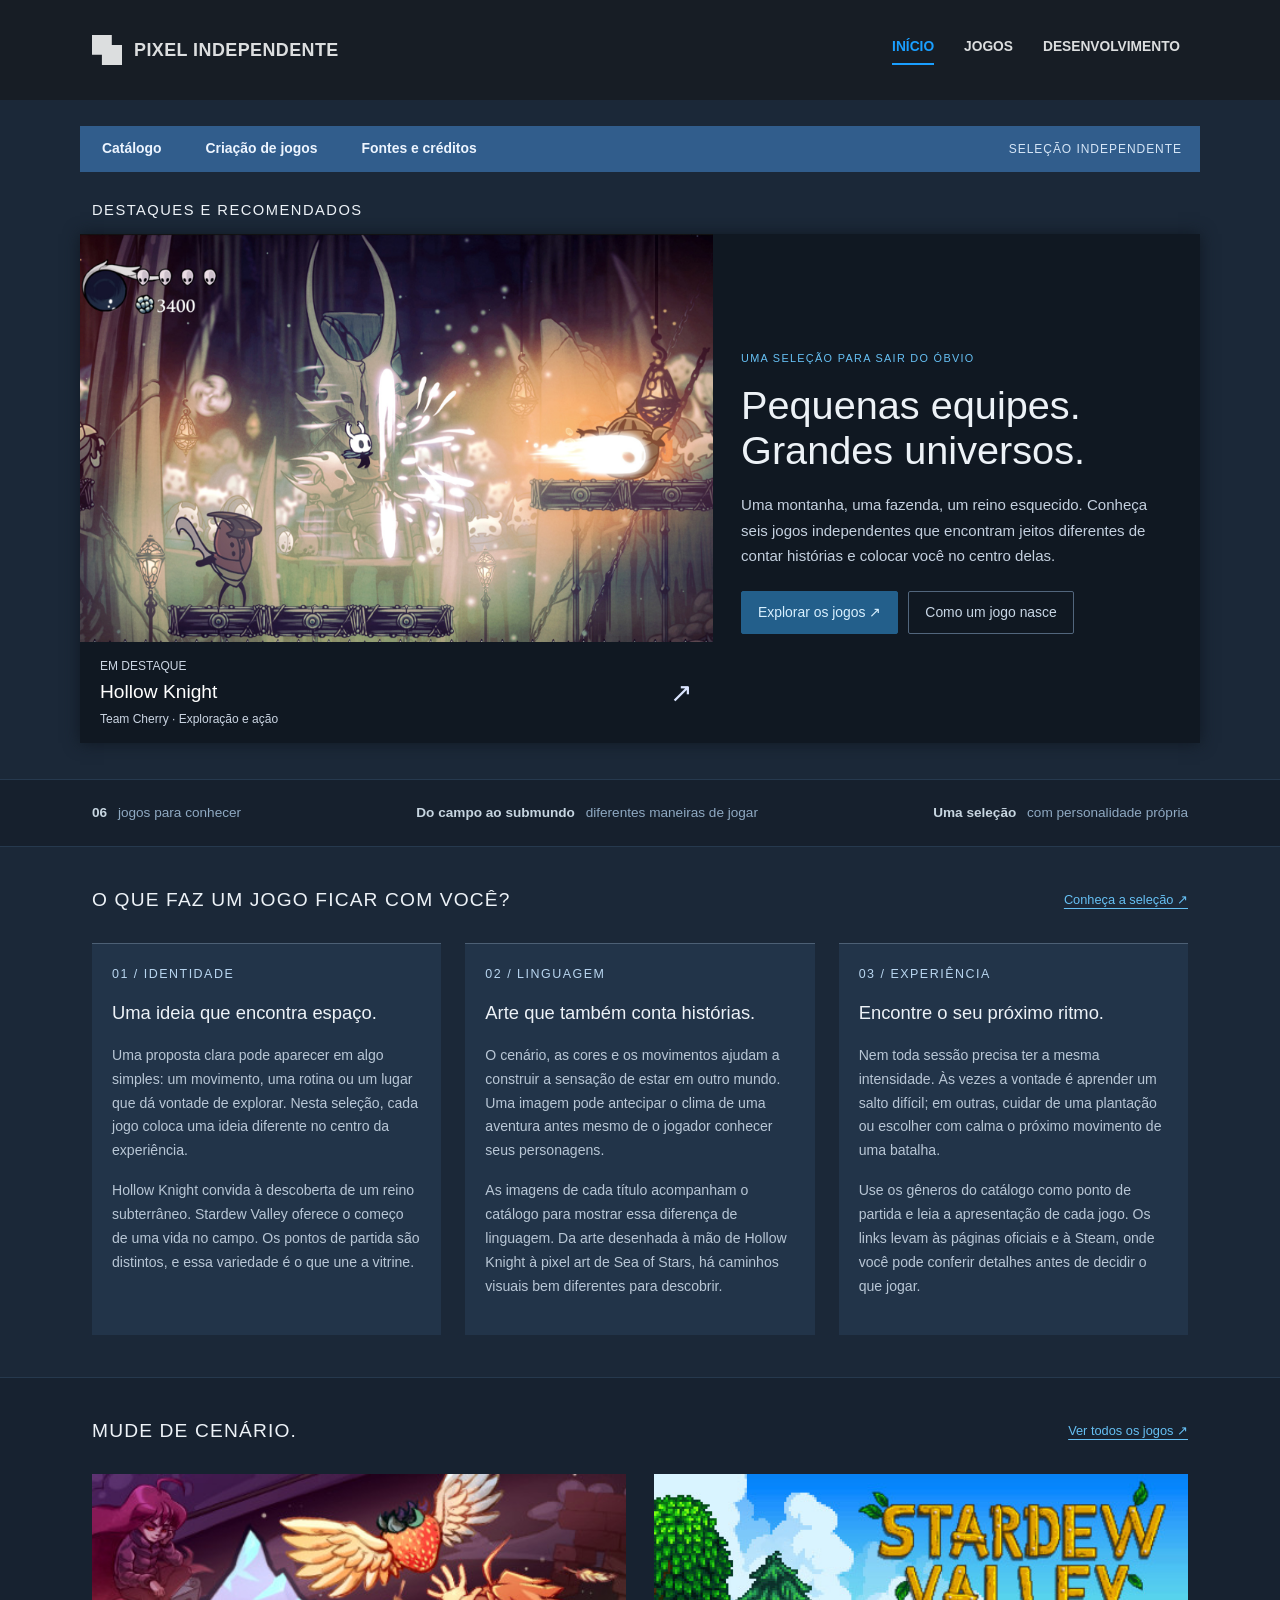
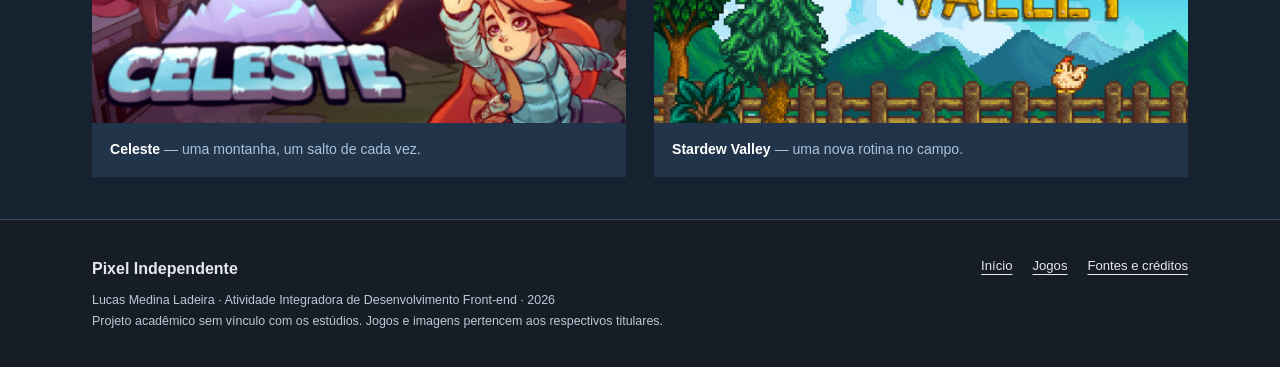
<file: index.html>
<!DOCTYPE html>
<html lang="pt-BR">
<head>
    <meta charset="UTF-8">
    <meta name="viewport" content="width=device-width, initial-scale=1.0">
    <meta name="description" content="Conheça seis jogos independentes: Hollow Knight, Celeste, Stardew Valley, Hades, Dead Cells e Sea of Stars.">
    <meta name="author" content="Lucas Medina Ladeira">
    <meta name="theme-color" content="#171d25">
    <title>Início | Pixel Independente</title>
    <link rel="icon" href="assets/img/favicon.svg" type="image/svg+xml">
    <link rel="stylesheet" href="assets/css/bootstrap.min.css">
    <link rel="stylesheet" href="assets/css/estilos.css">
    <link rel="stylesheet" href="assets/css/tema-loja.css">
</head>
<body>
    <a class="pular-conteudo" href="#conteudo">Pular para o conteúdo</a>
    <header class="cabecalho">
        <nav class="navbar navbar-expand-lg" aria-label="Menu principal">
            <div class="container">
                <a class="navbar-brand" href="index.html"><span class="simbolo" aria-hidden="true"></span>PIXEL INDEPENDENTE</a>
                <button class="navbar-toggler" type="button" data-bs-toggle="collapse" data-bs-target="#menu-principal" aria-controls="menu-principal" aria-expanded="false" aria-label="Abrir ou fechar menu"><span class="navbar-toggler-icon"></span></button>
                <div class="collapse navbar-collapse justify-content-end" id="menu-principal"><ul class="navbar-nav"><li class="nav-item"><a class="nav-link active" href="index.html" aria-current="page">Início</a></li>
<li class="nav-item"><a class="nav-link" href="jogos.html">Jogos</a></li>
<li class="nav-item"><a class="nav-link" href="desenvolvimento.html">Desenvolvimento</a></li></ul></div>
            </div>
        </nav>
    </header>
    <div class="menu-loja"><nav class="container" aria-label="Explorar a vitrine"><a href="jogos.html">Catálogo</a><a href="desenvolvimento.html">Criação de jogos</a><a href="desenvolvimento.html#fontes">Fontes e créditos</a><span class="rotulo-loja">SELEÇÃO INDEPENDENTE</span></nav></div>
    <main id="conteudo">
        <section class="abertura">
            <div class="container"><h2 class="titulo-vitrine">Destaques e recomendados</h2></div>
            <div class="container hero-grade">
                <div>
                    <span class="etiqueta">Uma seleção para sair do óbvio</span>
                    <h1>Pequenas equipes.<br>Grandes universos.</h1>
                    <p>Uma montanha, uma fazenda, um reino esquecido. Conheça seis jogos independentes que encontram jeitos diferentes de contar histórias e colocar você no centro delas.</p>
                    <div class="botoes"><a class="btn btn-primary" href="jogos.html">Explorar os jogos <span aria-hidden="true">↗</span></a><a class="btn btn-outline-secondary" href="desenvolvimento.html">Como um jogo nasce</a></div>
                </div>
                <figure class="destaque">
                    <a href="jogos.html#hollow-knight" aria-label="Conhecer Hollow Knight no catálogo"><img src="assets/img/hollow-knight-cena.jpg" width="1920" height="1080" alt="Cenário subterrâneo de Hollow Knight, da Team Cherry" fetchpriority="high"></a>
                    <figcaption><span>EM DESTAQUE<strong>Hollow Knight</strong>Team Cherry · Exploração e ação</span><span class="seta" aria-hidden="true">↗</span></figcaption>
                </figure>
            </div>
        </section>
        <div class="faixa"><div class="container"><span><strong>06</strong> jogos para conhecer</span><span><strong>Do campo ao submundo</strong> diferentes maneiras de jogar</span><span><strong>Uma seleção</strong> com personalidade própria</span></div></div>
        <section class="secao" aria-labelledby="alem-do-tamanho">
            <div class="container">
                <div class="cabecalho-secao"><h2 id="alem-do-tamanho">O que faz um jogo ficar com você?</h2><a href="jogos.html">Conheça a seleção <span aria-hidden="true">↗</span></a></div>
                <div class="editorial">
                    <article><span class="numero">01 / IDENTIDADE</span><h3>Uma ideia que encontra espaço.</h3><p>Uma proposta clara pode aparecer em algo simples: um movimento, uma rotina ou um lugar que dá vontade de explorar. Nesta seleção, cada jogo coloca uma ideia diferente no centro da experiência.</p><p>Hollow Knight convida à descoberta de um reino subterrâneo. Stardew Valley oferece o começo de uma vida no campo. Os pontos de partida são distintos, e essa variedade é o que une a vitrine.</p></article>
                    <article><span class="numero">02 / LINGUAGEM</span><h3>Arte que também conta histórias.</h3><p>O cenário, as cores e os movimentos ajudam a construir a sensação de estar em outro mundo. Uma imagem pode antecipar o clima de uma aventura antes mesmo de o jogador conhecer seus personagens.</p><p>As imagens de cada título acompanham o catálogo para mostrar essa diferença de linguagem. Da arte desenhada à mão de Hollow Knight à pixel art de Sea of Stars, há caminhos visuais bem diferentes para descobrir.</p></article>
                    <article><span class="numero">03 / EXPERIÊNCIA</span><h3>Encontre o seu próximo ritmo.</h3><p>Nem toda sessão precisa ter a mesma intensidade. Às vezes a vontade é aprender um salto difícil; em outras, cuidar de uma plantação ou escolher com calma o próximo movimento de uma batalha.</p><p>Use os gêneros do catálogo como ponto de partida e leia a apresentação de cada jogo. Os links levam às páginas oficiais e à Steam, onde você pode conferir detalhes antes de decidir o que jogar.</p></article>
                </div>
            </div>
        </section>
        <section class="secao fundo-branco" aria-labelledby="mude-de-cenario"><div class="container">
            <div class="cabecalho-secao"><h2 id="mude-de-cenario">Mude de cenário.</h2><a href="jogos.html">Ver todos os jogos <span aria-hidden="true">↗</span></a></div>
            <div class="sugestoes">
                <figure class="sugestao"><a href="jogos.html#celeste"><img src="assets/img/celeste-capa.jpg" width="460" height="215" loading="lazy" alt="Arte promocional de Celeste"></a><figcaption><strong>Celeste</strong> — uma montanha, um salto de cada vez.</figcaption></figure>
                <figure class="sugestao"><a href="jogos.html#stardew-valley"><img src="assets/img/stardew-valley-capa.jpg" width="460" height="215" loading="lazy" alt="Arte promocional de Stardew Valley"></a><figcaption><strong>Stardew Valley</strong> — uma nova rotina no campo.</figcaption></figure>
            </div>
        </div></section>
    </main>
    <footer class="rodape">
        <div class="container rodape-grade">
            <div><span class="marca-rodape">Pixel Independente</span><small>Lucas Medina Ladeira · Atividade Integradora de Desenvolvimento Front-end · 2026</small><small>Projeto acadêmico sem vínculo com os estúdios. Jogos e imagens pertencem aos respectivos titulares.</small></div>
            <nav class="rodape-links" aria-label="Menu do rodapé"><a href="index.html">Início</a><a href="jogos.html">Jogos</a><a href="desenvolvimento.html#fontes">Fontes e créditos</a></nav>
        </div>
    </footer>
    <script src="assets/js/bootstrap.bundle.min.js"></script>
    
</body>
</html>
</file>
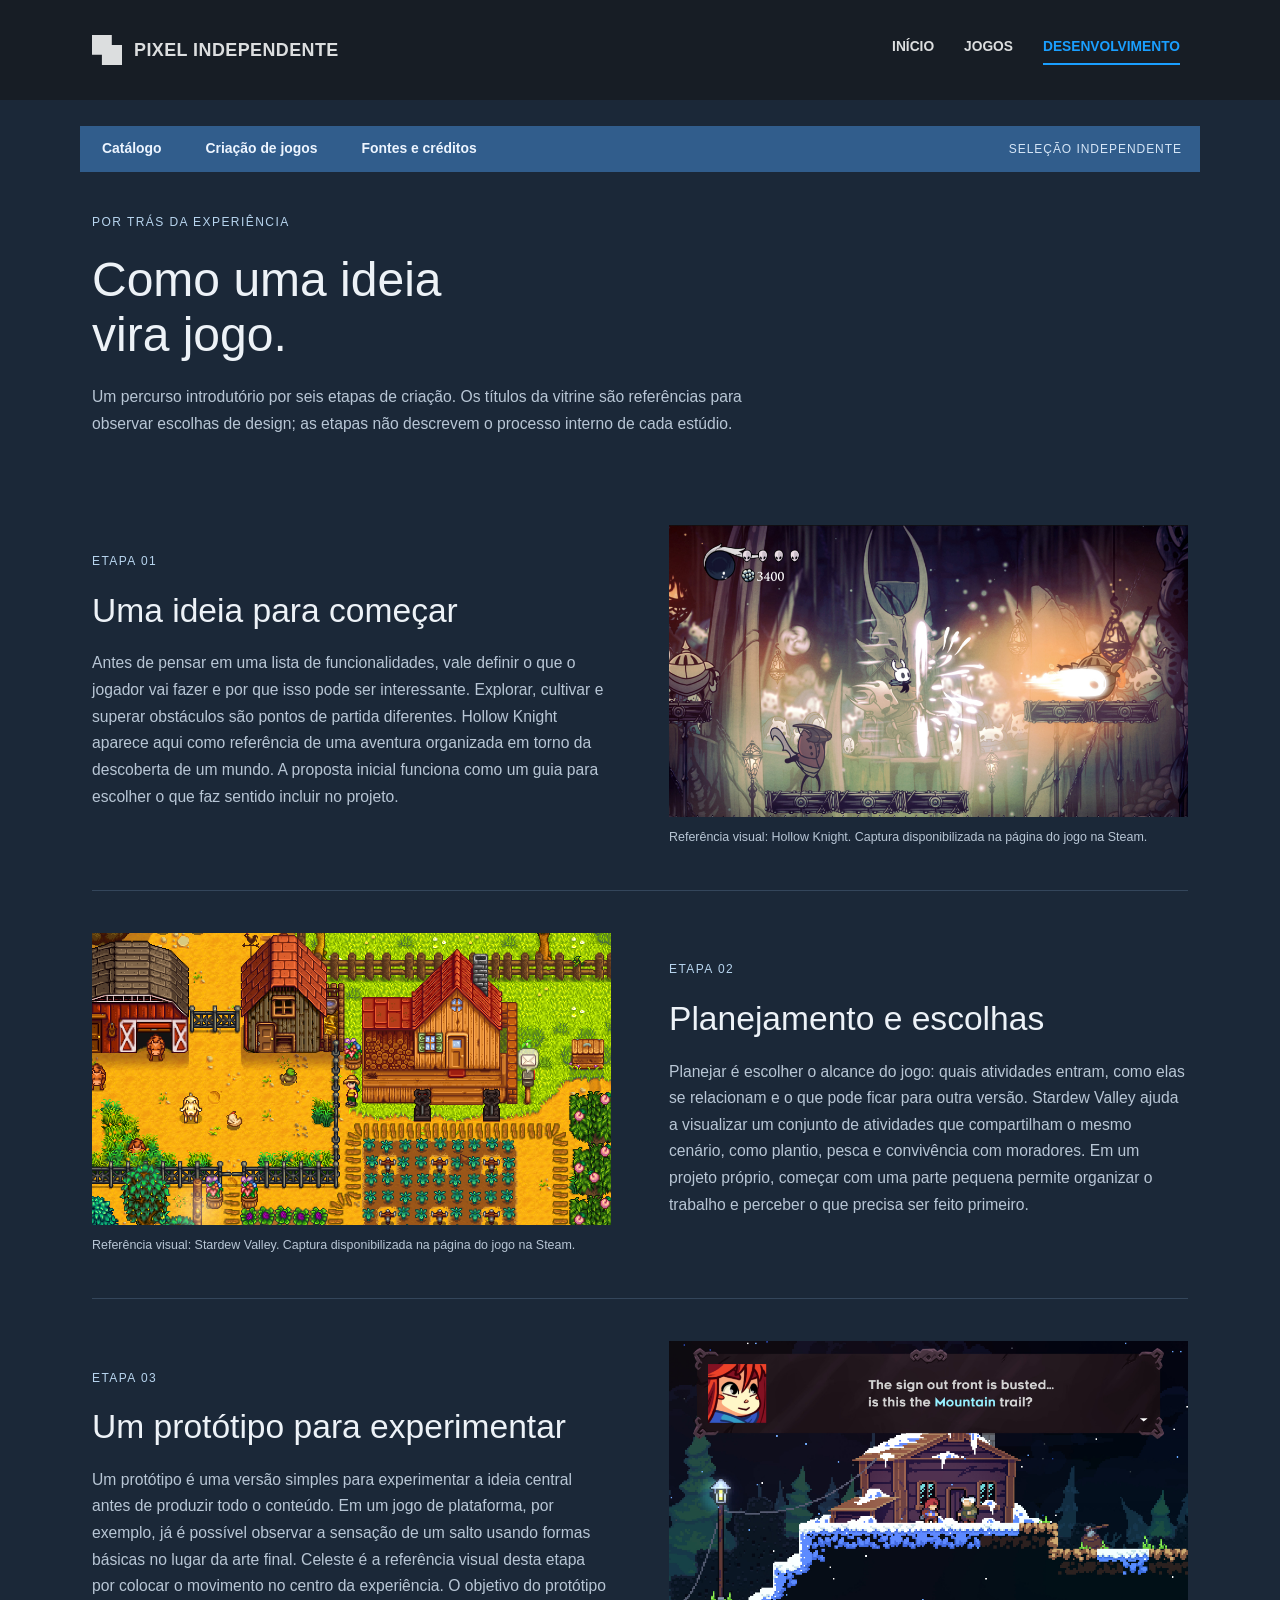
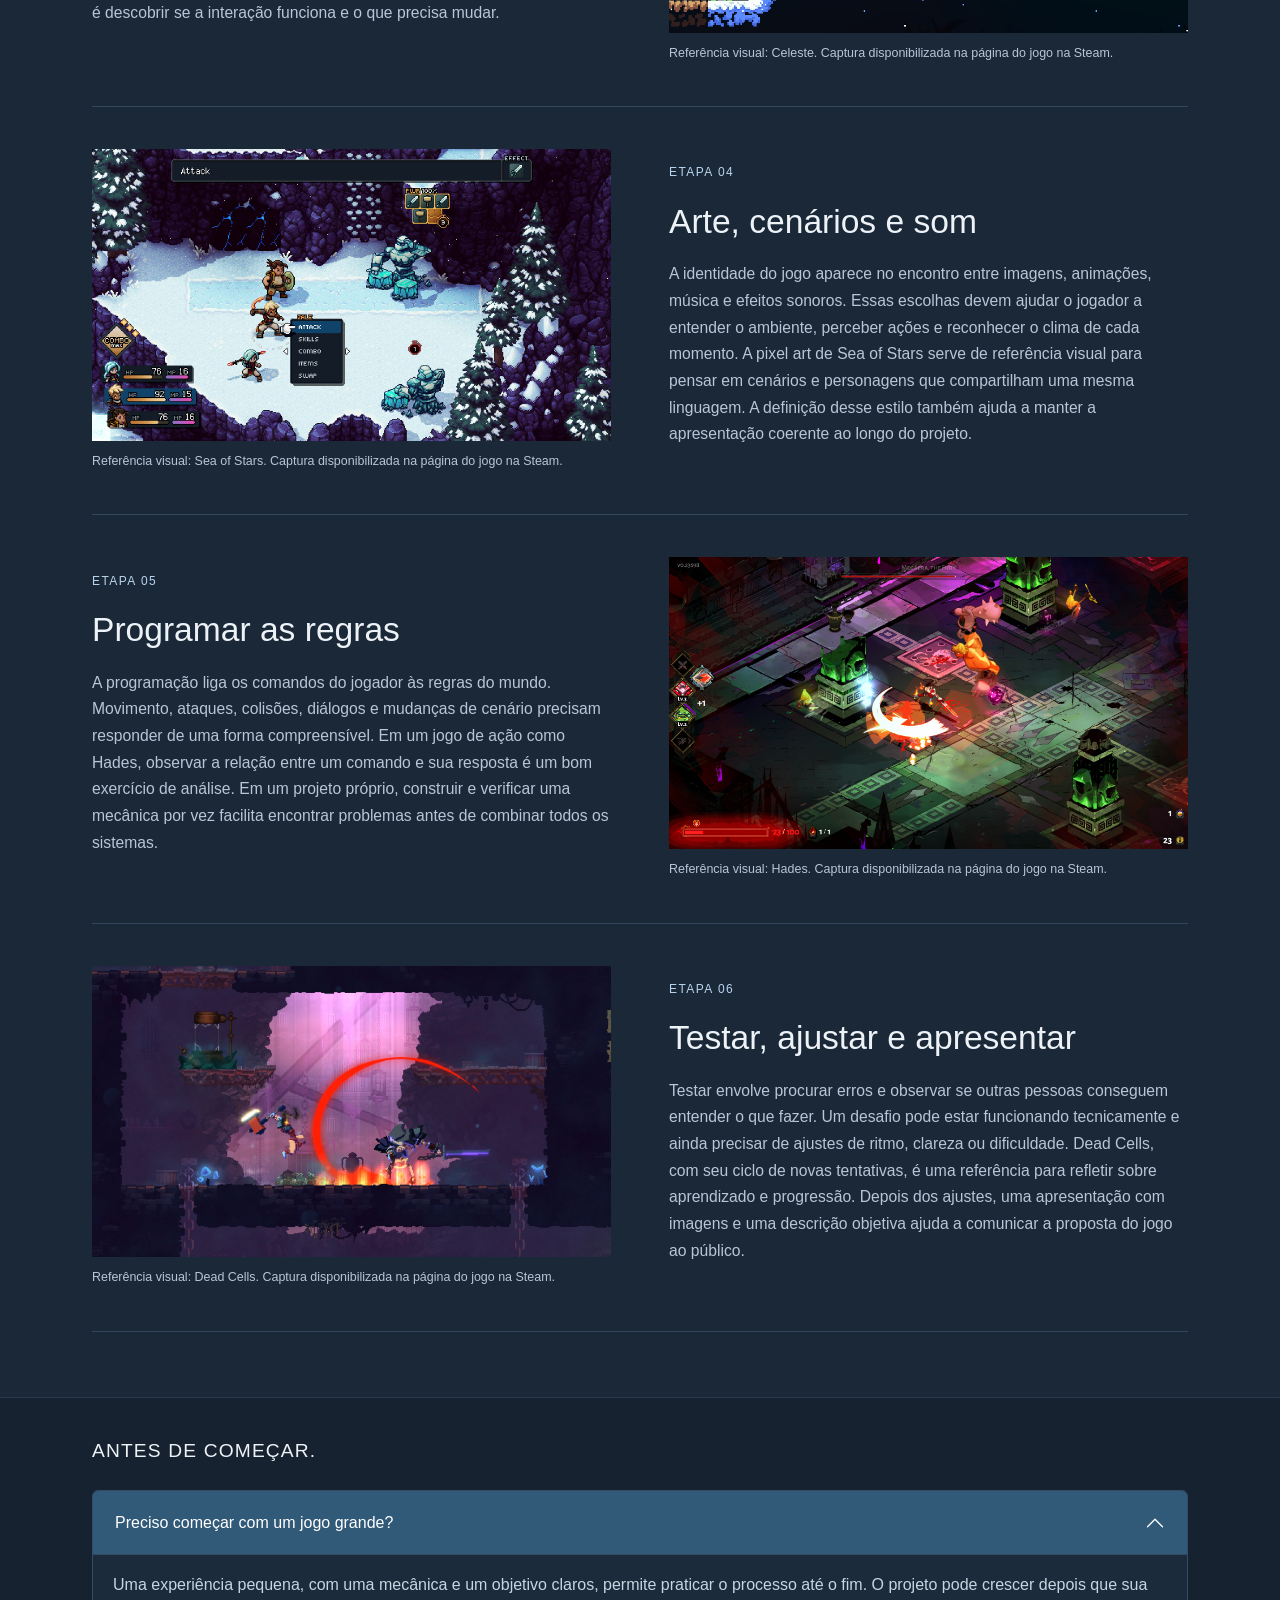
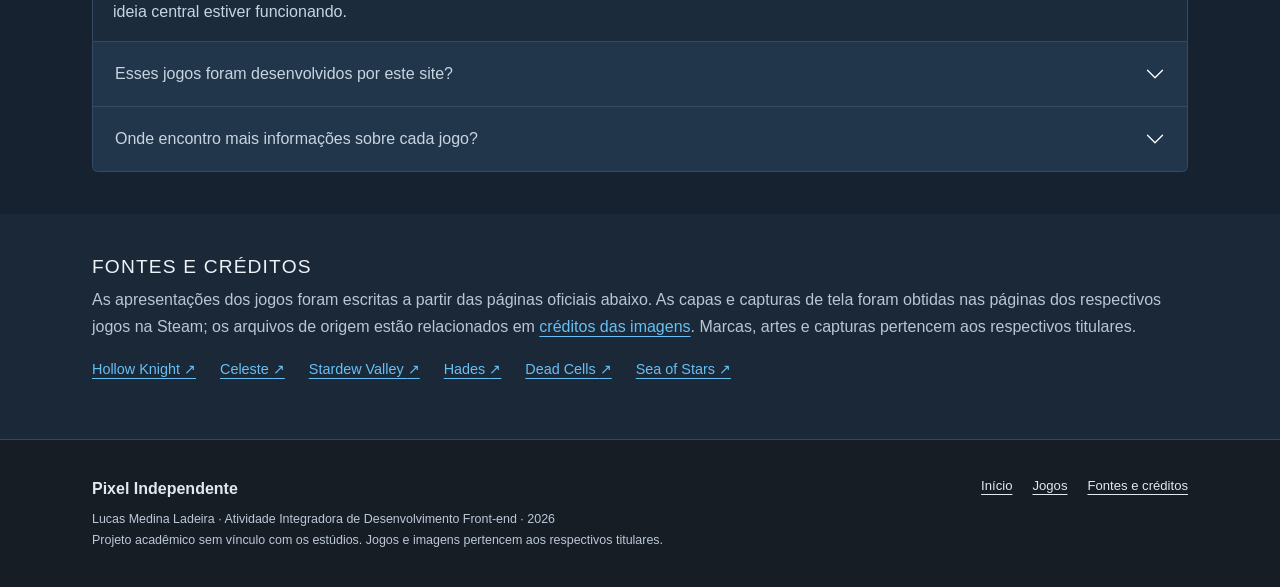
<file: desenvolvimento.html>
<!DOCTYPE html>
<html lang="pt-BR">
<head>
    <meta charset="UTF-8">
    <meta name="viewport" content="width=device-width, initial-scale=1.0">
    <meta name="description" content="Conheça seis etapas de criação de um jogo, com referências visuais e links oficiais.">
    <meta name="author" content="Lucas Medina Ladeira">
    <meta name="theme-color" content="#171d25">
    <title>Desenvolvimento | Pixel Independente</title>
    <link rel="icon" href="assets/img/favicon.svg" type="image/svg+xml">
    <link rel="stylesheet" href="assets/css/bootstrap.min.css">
    <link rel="stylesheet" href="assets/css/estilos.css">
    <link rel="stylesheet" href="assets/css/tema-loja.css">
</head>
<body>
    <a class="pular-conteudo" href="#conteudo">Pular para o conteúdo</a>
    <header class="cabecalho">
        <nav class="navbar navbar-expand-lg" aria-label="Menu principal">
            <div class="container">
                <a class="navbar-brand" href="index.html"><span class="simbolo" aria-hidden="true"></span>PIXEL INDEPENDENTE</a>
                <button class="navbar-toggler" type="button" data-bs-toggle="collapse" data-bs-target="#menu-principal" aria-controls="menu-principal" aria-expanded="false" aria-label="Abrir ou fechar menu"><span class="navbar-toggler-icon"></span></button>
                <div class="collapse navbar-collapse justify-content-end" id="menu-principal"><ul class="navbar-nav"><li class="nav-item"><a class="nav-link" href="index.html">Início</a></li>
<li class="nav-item"><a class="nav-link" href="jogos.html">Jogos</a></li>
<li class="nav-item"><a class="nav-link active" href="desenvolvimento.html" aria-current="page">Desenvolvimento</a></li></ul></div>
            </div>
        </nav>
    </header>
    <div class="menu-loja"><nav class="container" aria-label="Explorar a vitrine"><a href="jogos.html">Catálogo</a><a href="desenvolvimento.html">Criação de jogos</a><a href="desenvolvimento.html#fontes">Fontes e créditos</a><span class="rotulo-loja">SELEÇÃO INDEPENDENTE</span></nav></div>
    <main id="conteudo">
        <header class="introducao-interna"><div class="container"><span class="etiqueta">Por trás da experiência</span><h1>Como uma ideia<br>vira jogo.</h1><p>Um percurso introdutório por seis etapas de criação. Os títulos da vitrine são referências para observar escolhas de design; as etapas não descrevem o processo interno de cada estúdio.</p></div></header>
        <section class="processo" aria-label="Etapas de criação de um jogo"><div class="container">            <article class="etapa"><div class="etapa-texto"><span class="etiqueta">Etapa 01</span><h2>Uma ideia para começar</h2><p>Antes de pensar em uma lista de funcionalidades, vale definir o que o jogador vai fazer e por que isso pode ser interessante. Explorar, cultivar e superar obstáculos são pontos de partida diferentes. Hollow Knight aparece aqui como referência de uma aventura organizada em torno da descoberta de um mundo. A proposta inicial funciona como um guia para escolher o que faz sentido incluir no projeto.</p></div><figure><img src="assets/img/hollow-knight-cena.jpg" width="1920" height="1080" loading="lazy" alt="Captura de tela de Hollow Knight, usada como referência visual"><figcaption>Referência visual: Hollow Knight. Captura disponibilizada na página do jogo na Steam.</figcaption></figure></article>            <article class="etapa"><div class="etapa-texto"><span class="etiqueta">Etapa 02</span><h2>Planejamento e escolhas</h2><p>Planejar é escolher o alcance do jogo: quais atividades entram, como elas se relacionam e o que pode ficar para outra versão. Stardew Valley ajuda a visualizar um conjunto de atividades que compartilham o mesmo cenário, como plantio, pesca e convivência com moradores. Em um projeto próprio, começar com uma parte pequena permite organizar o trabalho e perceber o que precisa ser feito primeiro.</p></div><figure><img src="assets/img/stardew-valley-cena.jpg" width="1920" height="1080" loading="lazy" alt="Captura de tela de Stardew Valley, usada como referência visual"><figcaption>Referência visual: Stardew Valley. Captura disponibilizada na página do jogo na Steam.</figcaption></figure></article>            <article class="etapa"><div class="etapa-texto"><span class="etiqueta">Etapa 03</span><h2>Um protótipo para experimentar</h2><p>Um protótipo é uma versão simples para experimentar a ideia central antes de produzir todo o conteúdo. Em um jogo de plataforma, por exemplo, já é possível observar a sensação de um salto usando formas básicas no lugar da arte final. Celeste é a referência visual desta etapa por colocar o movimento no centro da experiência. O objetivo do protótipo é descobrir se a interação funciona e o que precisa mudar.</p></div><figure><img src="assets/img/celeste-cena.jpg" width="1920" height="1080" loading="lazy" alt="Captura de tela de Celeste, usada como referência visual"><figcaption>Referência visual: Celeste. Captura disponibilizada na página do jogo na Steam.</figcaption></figure></article>            <article class="etapa"><div class="etapa-texto"><span class="etiqueta">Etapa 04</span><h2>Arte, cenários e som</h2><p>A identidade do jogo aparece no encontro entre imagens, animações, música e efeitos sonoros. Essas escolhas devem ajudar o jogador a entender o ambiente, perceber ações e reconhecer o clima de cada momento. A pixel art de Sea of Stars serve de referência visual para pensar em cenários e personagens que compartilham uma mesma linguagem. A definição desse estilo também ajuda a manter a apresentação coerente ao longo do projeto.</p></div><figure><img src="assets/img/sea-of-stars-cena.jpg" width="1920" height="1080" loading="lazy" alt="Captura de tela de Sea of Stars, usada como referência visual"><figcaption>Referência visual: Sea of Stars. Captura disponibilizada na página do jogo na Steam.</figcaption></figure></article>            <article class="etapa"><div class="etapa-texto"><span class="etiqueta">Etapa 05</span><h2>Programar as regras</h2><p>A programação liga os comandos do jogador às regras do mundo. Movimento, ataques, colisões, diálogos e mudanças de cenário precisam responder de uma forma compreensível. Em um jogo de ação como Hades, observar a relação entre um comando e sua resposta é um bom exercício de análise. Em um projeto próprio, construir e verificar uma mecânica por vez facilita encontrar problemas antes de combinar todos os sistemas.</p></div><figure><img src="assets/img/hades-cena.jpg" width="1920" height="1080" loading="lazy" alt="Captura de tela de Hades, usada como referência visual"><figcaption>Referência visual: Hades. Captura disponibilizada na página do jogo na Steam.</figcaption></figure></article>            <article class="etapa"><div class="etapa-texto"><span class="etiqueta">Etapa 06</span><h2>Testar, ajustar e apresentar</h2><p>Testar envolve procurar erros e observar se outras pessoas conseguem entender o que fazer. Um desafio pode estar funcionando tecnicamente e ainda precisar de ajustes de ritmo, clareza ou dificuldade. Dead Cells, com seu ciclo de novas tentativas, é uma referência para refletir sobre aprendizado e progressão. Depois dos ajustes, uma apresentação com imagens e uma descrição objetiva ajuda a comunicar a proposta do jogo ao público.</p></div><figure><img src="assets/img/dead-cells-cena.jpg" width="1920" height="1080" loading="lazy" alt="Captura de tela de Dead Cells, usada como referência visual"><figcaption>Referência visual: Dead Cells. Captura disponibilizada na página do jogo na Steam.</figcaption></figure></article></div></section>
        <section class="secao fundo-branco" aria-labelledby="duvidas"><div class="container faq"><h2 id="duvidas">Antes de começar.</h2>
            <div class="accordion" id="perguntas">
                <div class="accordion-item"><h3 class="accordion-header"><button class="accordion-button" type="button" data-bs-toggle="collapse" data-bs-target="#resposta-1" aria-expanded="true" aria-controls="resposta-1">Preciso começar com um jogo grande?</button></h3><div id="resposta-1" class="accordion-collapse collapse show" data-bs-parent="#perguntas"><div class="accordion-body">Uma experiência pequena, com uma mecânica e um objetivo claros, permite praticar o processo até o fim. O projeto pode crescer depois que sua ideia central estiver funcionando.</div></div></div>
                <div class="accordion-item"><h3 class="accordion-header"><button class="accordion-button collapsed" type="button" data-bs-toggle="collapse" data-bs-target="#resposta-2" aria-expanded="false" aria-controls="resposta-2">Esses jogos foram desenvolvidos por este site?</button></h3><div id="resposta-2" class="accordion-collapse collapse" data-bs-parent="#perguntas"><div class="accordion-body">Não. A Pixel Independente é uma vitrine acadêmica. Os seis jogos pertencem aos estúdios identificados no catálogo, que também reúne seus links oficiais.</div></div></div>
                <div class="accordion-item"><h3 class="accordion-header"><button class="accordion-button collapsed" type="button" data-bs-toggle="collapse" data-bs-target="#resposta-3" aria-expanded="false" aria-controls="resposta-3">Onde encontro mais informações sobre cada jogo?</button></h3><div id="resposta-3" class="accordion-collapse collapse" data-bs-parent="#perguntas"><div class="accordion-body">Abra a página Jogos e use os links de cada título. O site oficial apresenta a proposta do jogo, e a página na Steam reúne informações de distribuição e requisitos para PC.</div></div></div>
            </div>
        </div></section>
        <section class="secao" id="fontes" aria-labelledby="titulo-fontes"><div class="container"><h2 id="titulo-fontes">Fontes e créditos</h2><p>As apresentações dos jogos foram escritas a partir das páginas oficiais abaixo. As capas e capturas de tela foram obtidas nas páginas dos respectivos jogos na Steam; os arquivos de origem estão relacionados em <a href="creditos-imagens.txt">créditos das imagens</a>. Marcas, artes e capturas pertencem aos respectivos titulares.</p><ul class="creditos-fontes"><li><a href="https://www.hollowknight.com/" target="_blank" rel="noopener noreferrer">Hollow Knight <span aria-hidden="true">↗</span></a></li><li><a href="https://www.celestegame.com/" target="_blank" rel="noopener noreferrer">Celeste <span aria-hidden="true">↗</span></a></li><li><a href="https://www.stardewvalley.net/" target="_blank" rel="noopener noreferrer">Stardew Valley <span aria-hidden="true">↗</span></a></li><li><a href="https://www.supergiantgames.com/games/hades/" target="_blank" rel="noopener noreferrer">Hades <span aria-hidden="true">↗</span></a></li><li><a href="https://deadcells.com/" target="_blank" rel="noopener noreferrer">Dead Cells <span aria-hidden="true">↗</span></a></li><li><a href="https://seaofstarsgame.co/" target="_blank" rel="noopener noreferrer">Sea of Stars <span aria-hidden="true">↗</span></a></li></ul></div></section>
    </main>
    <footer class="rodape">
        <div class="container rodape-grade">
            <div><span class="marca-rodape">Pixel Independente</span><small>Lucas Medina Ladeira · Atividade Integradora de Desenvolvimento Front-end · 2026</small><small>Projeto acadêmico sem vínculo com os estúdios. Jogos e imagens pertencem aos respectivos titulares.</small></div>
            <nav class="rodape-links" aria-label="Menu do rodapé"><a href="index.html">Início</a><a href="jogos.html">Jogos</a><a href="desenvolvimento.html#fontes">Fontes e créditos</a></nav>
        </div>
    </footer>
    <script src="assets/js/bootstrap.bundle.min.js"></script>
    
</body>
</html>
</file>
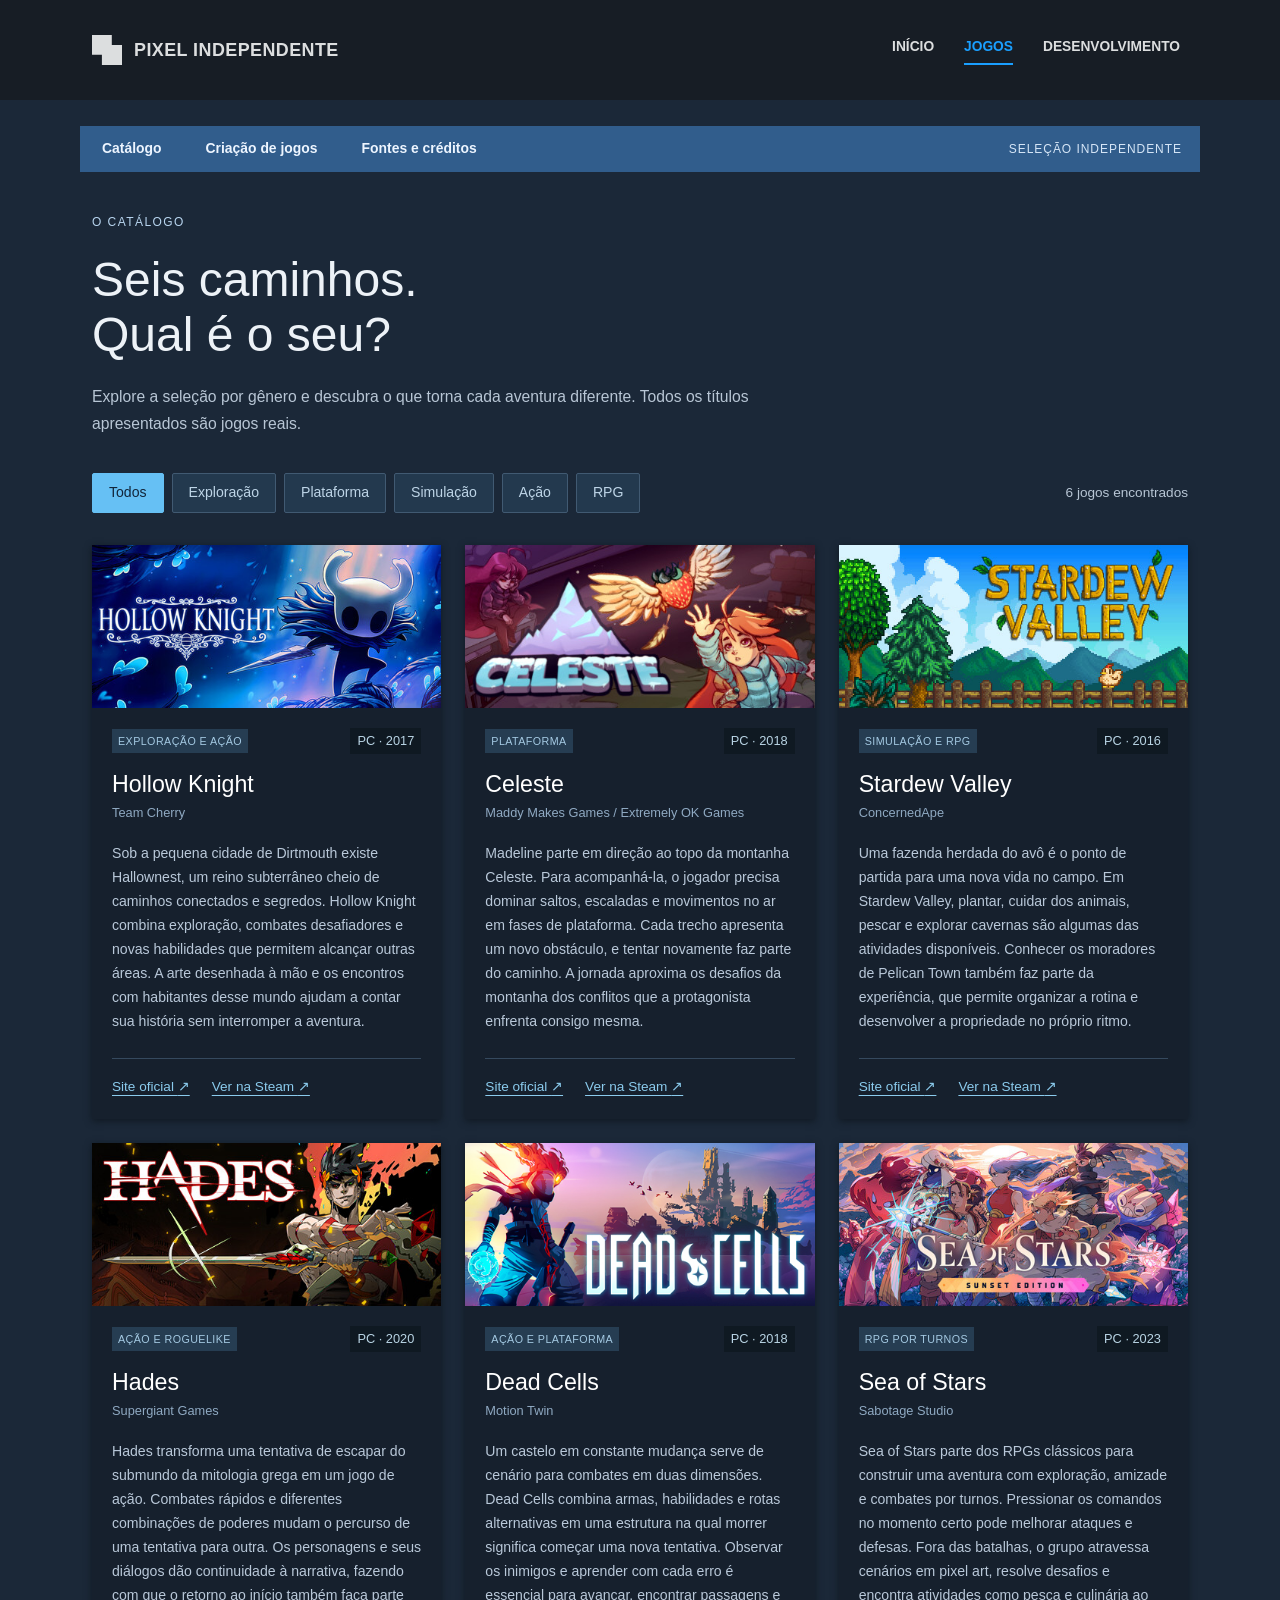
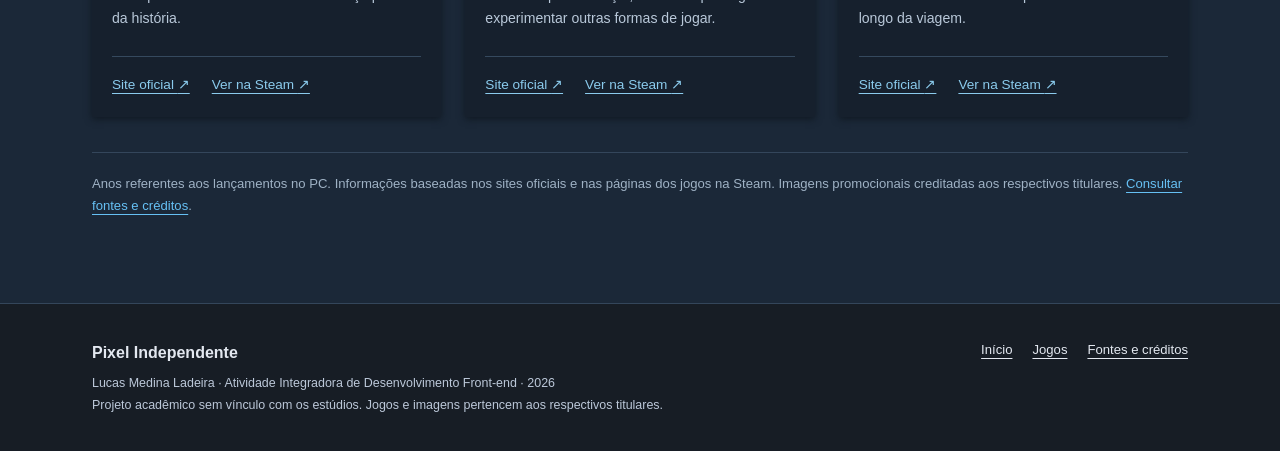
<file: jogos.html>
<!DOCTYPE html>
<html lang="pt-BR">
<head>
    <meta charset="UTF-8">
    <meta name="viewport" content="width=device-width, initial-scale=1.0">
    <meta name="description" content="Explore seis jogos reais por gênero, conheça seus estúdios e acesse os sites oficiais.">
    <meta name="author" content="Lucas Medina Ladeira">
    <meta name="theme-color" content="#171d25">
    <title>Jogos | Pixel Independente</title>
    <link rel="icon" href="assets/img/favicon.svg" type="image/svg+xml">
    <link rel="stylesheet" href="assets/css/bootstrap.min.css">
    <link rel="stylesheet" href="assets/css/estilos.css">
    <link rel="stylesheet" href="assets/css/tema-loja.css">
</head>
<body>
    <a class="pular-conteudo" href="#conteudo">Pular para o conteúdo</a>
    <header class="cabecalho">
        <nav class="navbar navbar-expand-lg" aria-label="Menu principal">
            <div class="container">
                <a class="navbar-brand" href="index.html"><span class="simbolo" aria-hidden="true"></span>PIXEL INDEPENDENTE</a>
                <button class="navbar-toggler" type="button" data-bs-toggle="collapse" data-bs-target="#menu-principal" aria-controls="menu-principal" aria-expanded="false" aria-label="Abrir ou fechar menu"><span class="navbar-toggler-icon"></span></button>
                <div class="collapse navbar-collapse justify-content-end" id="menu-principal"><ul class="navbar-nav"><li class="nav-item"><a class="nav-link" href="index.html">Início</a></li>
<li class="nav-item"><a class="nav-link active" href="jogos.html" aria-current="page">Jogos</a></li>
<li class="nav-item"><a class="nav-link" href="desenvolvimento.html">Desenvolvimento</a></li></ul></div>
            </div>
        </nav>
    </header>
    <div class="menu-loja"><nav class="container" aria-label="Explorar a vitrine"><a href="jogos.html">Catálogo</a><a href="desenvolvimento.html">Criação de jogos</a><a href="desenvolvimento.html#fontes">Fontes e créditos</a><span class="rotulo-loja">SELEÇÃO INDEPENDENTE</span></nav></div>
    <main id="conteudo">
        <header class="introducao-interna"><div class="container"><span class="etiqueta">O catálogo</span><h1>Seis caminhos.<br>Qual é o seu?</h1><p>Explore a seleção por gênero e descubra o que torna cada aventura diferente. Todos os títulos apresentados são jogos reais.</p></div></header>
        <section class="catalogo" aria-label="Catálogo de jogos independentes"><div class="container">
            <div class="filtros-barra"><div class="filtros" role="group" aria-label="Filtrar jogos por gênero"><button type="button" class="filtro" data-filtro="todos" aria-pressed="true">Todos</button><button type="button" class="filtro" data-filtro="exploracao" aria-pressed="false">Exploração</button><button type="button" class="filtro" data-filtro="plataforma" aria-pressed="false">Plataforma</button><button type="button" class="filtro" data-filtro="simulacao" aria-pressed="false">Simulação</button><button type="button" class="filtro" data-filtro="acao" aria-pressed="false">Ação</button><button type="button" class="filtro" data-filtro="rpg" aria-pressed="false">RPG</button></div><span class="contador" id="contador-jogos" role="status" aria-live="polite">6 jogos encontrados</span></div>
            <noscript><p>Os seis jogos estão disponíveis abaixo. Ative o JavaScript se quiser usar os filtros.</p></noscript>
            <div class="row g-4">                <div class="col-12 col-md-6 col-lg-4 jogo-coluna" data-genero="exploracao acao">
                    <article class="card jogo" id="hollow-knight" aria-labelledby="titulo-hollow-knight">
                        <img class="card-img-top" src="assets/img/hollow-knight-capa.jpg" width="460" height="215" loading="lazy" alt="Arte promocional de Hollow Knight">
                        <div class="card-body"><div class="jogo-topo"><span class="genero">Exploração e ação</span><span class="ano">PC · 2017</span></div>
                            <h2 id="titulo-hollow-knight">Hollow Knight</h2><span class="estudio">Team Cherry</span>
                            <p>Sob a pequena cidade de Dirtmouth existe Hallownest, um reino subterrâneo cheio de caminhos conectados e segredos. Hollow Knight combina exploração, combates desafiadores e novas habilidades que permitem alcançar outras áreas. A arte desenhada à mão e os encontros com habitantes desse mundo ajudam a contar sua história sem interromper a aventura.</p>
                            <div class="jogo-links"><a href="https://www.hollowknight.com/" target="_blank" rel="noopener noreferrer" aria-label="Site oficial de Hollow Knight (abre em nova aba)">Site oficial <span aria-hidden="true">↗</span></a><a href="https://store.steampowered.com/app/367520/" target="_blank" rel="noopener noreferrer" aria-label="Ver Hollow Knight na Steam (abre em nova aba)">Ver na Steam <span aria-hidden="true">↗</span></a></div>
                        </div>
                    </article>
                </div>                <div class="col-12 col-md-6 col-lg-4 jogo-coluna" data-genero="plataforma">
                    <article class="card jogo" id="celeste" aria-labelledby="titulo-celeste">
                        <img class="card-img-top" src="assets/img/celeste-capa.jpg" width="460" height="215" loading="lazy" alt="Arte promocional de Celeste">
                        <div class="card-body"><div class="jogo-topo"><span class="genero">Plataforma</span><span class="ano">PC · 2018</span></div>
                            <h2 id="titulo-celeste">Celeste</h2><span class="estudio">Maddy Makes Games / Extremely OK Games</span>
                            <p>Madeline parte em direção ao topo da montanha Celeste. Para acompanhá-la, o jogador precisa dominar saltos, escaladas e movimentos no ar em fases de plataforma. Cada trecho apresenta um novo obstáculo, e tentar novamente faz parte do caminho. A jornada aproxima os desafios da montanha dos conflitos que a protagonista enfrenta consigo mesma.</p>
                            <div class="jogo-links"><a href="https://www.celestegame.com/" target="_blank" rel="noopener noreferrer" aria-label="Site oficial de Celeste (abre em nova aba)">Site oficial <span aria-hidden="true">↗</span></a><a href="https://store.steampowered.com/app/504230/" target="_blank" rel="noopener noreferrer" aria-label="Ver Celeste na Steam (abre em nova aba)">Ver na Steam <span aria-hidden="true">↗</span></a></div>
                        </div>
                    </article>
                </div>                <div class="col-12 col-md-6 col-lg-4 jogo-coluna" data-genero="simulacao rpg">
                    <article class="card jogo" id="stardew-valley" aria-labelledby="titulo-stardew-valley">
                        <img class="card-img-top" src="assets/img/stardew-valley-capa.jpg" width="460" height="215" loading="lazy" alt="Arte promocional de Stardew Valley">
                        <div class="card-body"><div class="jogo-topo"><span class="genero">Simulação e RPG</span><span class="ano">PC · 2016</span></div>
                            <h2 id="titulo-stardew-valley">Stardew Valley</h2><span class="estudio">ConcernedApe</span>
                            <p>Uma fazenda herdada do avô é o ponto de partida para uma nova vida no campo. Em Stardew Valley, plantar, cuidar dos animais, pescar e explorar cavernas são algumas das atividades disponíveis. Conhecer os moradores de Pelican Town também faz parte da experiência, que permite organizar a rotina e desenvolver a propriedade no próprio ritmo.</p>
                            <div class="jogo-links"><a href="https://www.stardewvalley.net/" target="_blank" rel="noopener noreferrer" aria-label="Site oficial de Stardew Valley (abre em nova aba)">Site oficial <span aria-hidden="true">↗</span></a><a href="https://store.steampowered.com/app/413150/" target="_blank" rel="noopener noreferrer" aria-label="Ver Stardew Valley na Steam (abre em nova aba)">Ver na Steam <span aria-hidden="true">↗</span></a></div>
                        </div>
                    </article>
                </div>                <div class="col-12 col-md-6 col-lg-4 jogo-coluna" data-genero="acao">
                    <article class="card jogo" id="hades" aria-labelledby="titulo-hades">
                        <img class="card-img-top" src="assets/img/hades-capa.jpg" width="460" height="215" loading="lazy" alt="Arte promocional de Hades">
                        <div class="card-body"><div class="jogo-topo"><span class="genero">Ação e roguelike</span><span class="ano">PC · 2020</span></div>
                            <h2 id="titulo-hades">Hades</h2><span class="estudio">Supergiant Games</span>
                            <p>Hades transforma uma tentativa de escapar do submundo da mitologia grega em um jogo de ação. Combates rápidos e diferentes combinações de poderes mudam o percurso de uma tentativa para outra. Os personagens e seus diálogos dão continuidade à narrativa, fazendo com que o retorno ao início também faça parte da história.</p>
                            <div class="jogo-links"><a href="https://www.supergiantgames.com/games/hades/" target="_blank" rel="noopener noreferrer" aria-label="Site oficial de Hades (abre em nova aba)">Site oficial <span aria-hidden="true">↗</span></a><a href="https://store.steampowered.com/app/1145360/" target="_blank" rel="noopener noreferrer" aria-label="Ver Hades na Steam (abre em nova aba)">Ver na Steam <span aria-hidden="true">↗</span></a></div>
                        </div>
                    </article>
                </div>                <div class="col-12 col-md-6 col-lg-4 jogo-coluna" data-genero="acao plataforma exploracao">
                    <article class="card jogo" id="dead-cells" aria-labelledby="titulo-dead-cells">
                        <img class="card-img-top" src="assets/img/dead-cells-capa.jpg" width="460" height="215" loading="lazy" alt="Arte promocional de Dead Cells">
                        <div class="card-body"><div class="jogo-topo"><span class="genero">Ação e plataforma</span><span class="ano">PC · 2018</span></div>
                            <h2 id="titulo-dead-cells">Dead Cells</h2><span class="estudio">Motion Twin</span>
                            <p>Um castelo em constante mudança serve de cenário para combates em duas dimensões. Dead Cells combina armas, habilidades e rotas alternativas em uma estrutura na qual morrer significa começar uma nova tentativa. Observar os inimigos e aprender com cada erro é essencial para avançar, encontrar passagens e experimentar outras formas de jogar.</p>
                            <div class="jogo-links"><a href="https://deadcells.com/" target="_blank" rel="noopener noreferrer" aria-label="Site oficial de Dead Cells (abre em nova aba)">Site oficial <span aria-hidden="true">↗</span></a><a href="https://store.steampowered.com/app/588650/" target="_blank" rel="noopener noreferrer" aria-label="Ver Dead Cells na Steam (abre em nova aba)">Ver na Steam <span aria-hidden="true">↗</span></a></div>
                        </div>
                    </article>
                </div>                <div class="col-12 col-md-6 col-lg-4 jogo-coluna" data-genero="rpg exploracao">
                    <article class="card jogo" id="sea-of-stars" aria-labelledby="titulo-sea-of-stars">
                        <img class="card-img-top" src="assets/img/sea-of-stars-capa.jpg" width="460" height="215" loading="lazy" alt="Arte promocional de Sea of Stars">
                        <div class="card-body"><div class="jogo-topo"><span class="genero">RPG por turnos</span><span class="ano">PC · 2023</span></div>
                            <h2 id="titulo-sea-of-stars">Sea of Stars</h2><span class="estudio">Sabotage Studio</span>
                            <p>Sea of Stars parte dos RPGs clássicos para construir uma aventura com exploração, amizade e combates por turnos. Pressionar os comandos no momento certo pode melhorar ataques e defesas. Fora das batalhas, o grupo atravessa cenários em pixel art, resolve desafios e encontra atividades como pesca e culinária ao longo da viagem.</p>
                            <div class="jogo-links"><a href="https://seaofstarsgame.co/" target="_blank" rel="noopener noreferrer" aria-label="Site oficial de Sea of Stars (abre em nova aba)">Site oficial <span aria-hidden="true">↗</span></a><a href="https://store.steampowered.com/app/1244090/" target="_blank" rel="noopener noreferrer" aria-label="Ver Sea of Stars na Steam (abre em nova aba)">Ver na Steam <span aria-hidden="true">↗</span></a></div>
                        </div>
                    </article>
                </div></div>
            <p class="credito-catalogo">Anos referentes aos lançamentos no PC. Informações baseadas nos sites oficiais e nas páginas dos jogos na Steam. Imagens promocionais creditadas aos respectivos titulares. <a href="desenvolvimento.html#fontes">Consultar fontes e créditos</a>.</p>
        </div></section>
    </main>
    <footer class="rodape">
        <div class="container rodape-grade">
            <div><span class="marca-rodape">Pixel Independente</span><small>Lucas Medina Ladeira · Atividade Integradora de Desenvolvimento Front-end · 2026</small><small>Projeto acadêmico sem vínculo com os estúdios. Jogos e imagens pertencem aos respectivos titulares.</small></div>
            <nav class="rodape-links" aria-label="Menu do rodapé"><a href="index.html">Início</a><a href="jogos.html">Jogos</a><a href="desenvolvimento.html#fontes">Fontes e créditos</a></nav>
        </div>
    </footer>
    <script src="assets/js/bootstrap.bundle.min.js"></script>
    <script src="assets/js/catalogo.js"></script>
</body>
</html>
</file>
<file: assets/css/estilos.css>
:root {
    --fundo: #f4f6f8;
    --papel: #ffffff;
    --texto: #152338;
    --secundario: #526176;
    --azul: #214fd8;
    --borda: #dce2e9;
}

* { box-sizing: border-box; }
html { scroll-behavior: smooth; scroll-padding-top: 100px; }
body { margin: 0; color: var(--texto); background: var(--fundo); font-family: Arial, Helvetica, sans-serif; line-height: 1.7; }
h1, h2, h3, p { margin-top: 0; }
h1, h2, h3 { font-weight: 700; line-height: 1.15; letter-spacing: -.035em; }
h1 { font-size: clamp(2.5rem, 5.2vw, 4.6rem); }
h2 { font-size: clamp(1.8rem, 3vw, 2.5rem); }
h3 { font-size: 1.4rem; }
p { color: var(--secundario); }
a { color: var(--azul); text-underline-offset: 4px; }
a:hover { color: #173ca8; }
img { max-width: 100%; height: auto; }
button, input, a { -webkit-tap-highlight-color: transparent; }
:focus-visible { outline: 3px solid #8b53ce; outline-offset: 5px; }
.container { max-width: 1200px; }
.pular-conteudo { position: absolute; top: -100px; left: 16px; z-index: 2000; padding: 10px 18px; background: white; }
.pular-conteudo:focus { top: 10px; }
.cabecalho { border-bottom: 1px solid var(--borda); background: white; }
.navbar { min-height: 92px; }
.navbar-brand { display: flex; align-items: center; gap: 12px; font-size: 1.12rem; font-weight: 700; letter-spacing: -.04em; color: var(--texto); }
.simbolo { display: inline-block; flex: 0 0 30px; width: 30px; height: 30px; background: var(--azul); clip-path: polygon(0 0, 66% 0, 66% 33%, 100% 33%, 100% 100%, 33% 100%, 33% 66%, 0 66%); }
.navbar-nav { gap: 14px; }
.navbar .nav-link { color: var(--secundario); padding: 8px 12px; font-size: .95rem; }
.navbar .nav-link:hover, .navbar .nav-link.active { color: var(--azul); }
.navbar .nav-link.active { font-weight: 700; }
.navbar .nav-link.active::after { display: block; content: ''; width: 18px; height: 2px; background: var(--azul); margin-top: 4px; }
.etiqueta { display: inline-block; color: var(--azul); font-size: .75rem; letter-spacing: .16em; text-transform: uppercase; font-weight: 700; margin-bottom: 20px; }
.abertura { padding: 70px 0 64px; }
.abertura h1 { max-width: 700px; margin-bottom: 24px; }
.abertura p { font-size: 1.05rem; max-width: 610px; }
.hero-grade { display: grid; grid-template-columns: .88fr 1.12fr; gap: 54px; align-items: center; }
.hero-grade h1 { font-size: clamp(2.6rem, 4.7vw, 4.15rem); }
.botoes { display: flex; flex-wrap: wrap; gap: 14px; margin-top: 28px; }
.btn { padding: 12px 22px; border-radius: 5px; font-size: .95rem; font-weight: 700; }
.btn-primary { --bs-btn-bg: var(--azul); --bs-btn-border-color: var(--azul); --bs-btn-hover-bg: #173ca8; --bs-btn-hover-border-color: #173ca8; }
.btn-outline-secondary { --bs-btn-color: var(--texto); --bs-btn-border-color: #a6b1c1; --bs-btn-hover-bg: var(--texto); --bs-btn-hover-border-color: var(--texto); }
.destaque { margin: 0; border-radius: 8px; overflow: hidden; background: #152338; }
.destaque > a { display: block; }
.destaque img { width: 100%; aspect-ratio: 1.48; object-fit: cover; display: block; transition: transform .25s ease; }
.destaque a:hover img { transform: scale(1.025); }
.destaque figcaption { padding: 21px 25px; color: #cbd5e3; display: flex; align-items: center; justify-content: space-between; gap: 15px; font-size: .82rem; }
.destaque figcaption strong { display: block; font-size: 1.1rem; color: white; }
.destaque .seta { color: #dbe5ff; font-size: 1.7rem; }
.faixa { border-top: 1px solid var(--borda); border-bottom: 1px solid var(--borda); background: white; }
.faixa .container { display: flex; gap: 22px; justify-content: space-between; padding-top: 21px; padding-bottom: 21px; }
.faixa span { font-size: .85rem; color: var(--secundario); }
.faixa strong { color: var(--texto); margin-right: 7px; }
.secao { padding: 70px 0; }
.cabecalho-secao { display: flex; justify-content: space-between; align-items: end; gap: 24px; margin-bottom: 32px; }
.cabecalho-secao h2 { margin: 0; }
.cabecalho-secao a { white-space: nowrap; font-size: .95rem; font-weight: 700; }
.editorial { display: grid; grid-template-columns: repeat(3, 1fr); gap: 36px; }
.editorial article { border-top: 2px solid var(--texto); padding-top: 20px; }
.numero { font-size: .78rem; color: var(--azul); letter-spacing: .08em; margin-bottom: 16px; display: block; }
.editorial h3 { margin-bottom: 18px; }
.editorial p { font-size: .94rem; }
.sugestoes { display: grid; grid-template-columns: 1fr 1fr; gap: 28px; }
.sugestao { margin: 0; }
.sugestao a { display: block; overflow: hidden; border-radius: 6px; }
.sugestao img { display: block; width: 100%; aspect-ratio: 2.14; object-fit: cover; transition: transform .25s; }
.sugestao a:hover img { transform: scale(1.035); }
.sugestao figcaption { padding-top: 14px; font-size: .88rem; color: var(--secundario); }
.sugestao strong { color: var(--texto); }
.fundo-branco { background: white; border-top: 1px solid var(--borda); }
.introducao-interna { padding: 64px 0 35px; }
.introducao-interna h1 { font-size: clamp(2.5rem, 5vw, 4rem); }
.introducao-interna p { max-width: 710px; font-size: 1.05rem; margin: 22px 0 0; }
.filtros-barra { display: flex; flex-wrap: wrap; align-items: center; justify-content: space-between; gap: 18px; padding: 10px 0 32px; }
.filtros { display: flex; flex-wrap: wrap; gap: 8px; }
.filtro { font: inherit; font-size: .88rem; border: 1px solid var(--borda); background: white; color: var(--secundario); border-radius: 4px; padding: 7px 16px; cursor: pointer; }
.filtro:hover { border-color: var(--azul); color: var(--azul); }
.filtro[aria-pressed='true'] { border-color: var(--texto); background: var(--texto); color: white; }
.contador { font-size: .85rem; color: var(--secundario); }
.catalogo { padding-bottom: 70px; }
.jogo-coluna[hidden] { display: none !important; }
.jogo { height: 100%; background: white; border: 1px solid var(--borda); border-radius: 7px; overflow: hidden; scroll-margin-top: 30px; }
.jogo .card-img-top { aspect-ratio: 460/215; width: 100%; object-fit: cover; border-radius: 0; }
.jogo .card-body { padding: 25px; display: flex; flex-direction: column; }
.jogo-topo { display: flex; flex-wrap: wrap; align-items: center; justify-content: space-between; gap: 10px; margin-bottom: 17px; }
.genero { color: var(--azul); font-size: .73rem; font-weight: 700; letter-spacing: .04em; text-transform: uppercase; }
.ano { font-size: .8rem; color: var(--secundario); }
.jogo h2 { font-size: 1.6rem; margin-bottom: 5px; }
.estudio { color: var(--secundario); font-size: .8rem; margin-bottom: 18px; display: block; }
.jogo p { font-size: .93rem; margin-bottom: 25px; }
.jogo-links { display: flex; flex-wrap: wrap; gap: 12px 22px; margin-top: auto; padding-top: 16px; border-top: 1px solid var(--borda); }
.jogo-links a { font-size: .85rem; font-weight: 700; }
.credito-catalogo { border-top: 1px solid var(--borda); margin-top: 35px; padding-top: 20px; font-size: .82rem; }
.processo { padding: 20px 0 65px; }
.etapa { display: grid; grid-template-columns: 1fr 1fr; gap: 58px; align-items: center; padding: 42px 0; border-bottom: 1px solid var(--borda); }
.etapa:nth-child(even) .etapa-texto { order: 2; }
.etapa h2 { font-size: clamp(1.6rem, 3vw, 2.1rem); margin-bottom: 20px; }
.etapa p { font-size: .98rem; }
.etapa figure { margin: 0; }
.etapa img { width: 100%; aspect-ratio: 16/9; object-fit: cover; border-radius: 5px; display: block; }
.etapa figcaption { font-size: .78rem; margin-top: 10px; color: var(--secundario); }
.faq { max-width: 850px; }
.faq h2 { margin-bottom: 28px; }
.accordion { --bs-accordion-border-color: var(--borda); --bs-accordion-btn-focus-box-shadow: 0 0 0 .15rem #c9d7ff; --bs-accordion-active-bg: #edf2ff; --bs-accordion-active-color: var(--texto); }
.accordion-button { font-family: inherit; font-size: 1rem; font-weight: 700; padding: 22px; }
.accordion-body { color: var(--secundario); }
.creditos-fontes { display: flex; flex-wrap: wrap; gap: 10px 24px; list-style: none; padding: 0; font-size: .9rem; }
.rodape { background: #152338; color: #e3e8f0; padding: 35px 0; }
.rodape-grade { display: flex; justify-content: space-between; align-items: start; gap: 28px; }
.rodape .marca-rodape { font-weight: 700; display: block; margin-bottom: 7px; }
.rodape small { color: #bcc8d9; font-size: .78rem; display: block; }
.rodape a { color: #e3e8f0; font-size: .82rem; }
.rodape-links { display: flex; flex-wrap: wrap; gap: 20px; }
@media (max-width: 991.98px) {
    .container { max-width: 92%; }
    .navbar { min-height: 80px; }
    .navbar-nav { gap: 0; padding: 15px 0; }
    .navbar .nav-link.active::after { display: none; }
    .navbar-collapse { border-top: 1px solid var(--borda); margin-top: 15px; }
    .hero-grade { gap: 28px; grid-template-columns: 1fr 1fr; }
    .hero-grade h1 { font-size: 2.7rem; }
    .abertura { padding: 45px 0; }
    .hero-grade p { font-size: .97rem; }
    .destaque img { aspect-ratio: .95; }
    .destaque figcaption { padding: 16px; }
    .editorial { gap: 24px; }
    .etapa { gap: 30px; }
}
@media (max-width: 575.98px) {
    html { scroll-padding-top: 20px; }
    .container { max-width: 100%; padding-left: 22px; padding-right: 22px; }
    .navbar-brand { font-size: 1.02rem; }
    .hero-grade { grid-template-columns: 1fr; gap: 32px; }
    .hero-grade h1 { font-size: 2.8rem; }
    .destaque img { aspect-ratio: 1.6; }
    .abertura { padding-top: 32px; padding-bottom: 35px; }
    .etiqueta { margin-bottom: 16px; font-size: .68rem; }
    .faixa .container { gap: 8px; flex-direction: column; padding-top: 16px; padding-bottom: 16px; }
    .secao { padding: 44px 0; }
    .cabecalho-secao { display: block; }
    .cabecalho-secao h2 { margin-bottom: 16px; }
    .editorial, .sugestoes { grid-template-columns: 1fr; gap: 25px; }
    .editorial article { padding-top: 17px; }
    .introducao-interna { padding-top: 36px; }
    .introducao-interna h1 { font-size: 2.55rem; }
    .filtro { padding: 6px 12px; font-size: .83rem; }
    .jogo .card-body { padding: 23px; }
    .etapa { grid-template-columns: 1fr; gap: 18px; padding: 28px 0; }
    .etapa:nth-child(even) .etapa-texto { order: initial; }
    .rodape-grade { flex-direction: column; gap: 20px; }
}
@media (prefers-reduced-motion: reduce) {
    html { scroll-behavior: auto; }
    *, *::before, *::after { animation: none !important; transition: none !important; }
}
</file>
<file: assets/css/tema-loja.css>
/* Aparência da vitrine inspirada na loja Steam. */
:root {
    color-scheme: dark;
    --fundo: #1b2838;
    --papel: #16202d;
    --texto: #edf2f7;
    --secundario: #b8c6d5;
    --azul: #66c0f4;
    --borda: #34465b;
}
body { background: #1b2838; }
a:hover { color: #ffffff; }
h1, h2, h3 { letter-spacing: 0; }
.container { max-width: 1120px; }
.cabecalho { background: #171d25; border: 0; }
.navbar { min-height: 100px; }
.navbar-brand, .navbar-brand:hover { color: #dcdedf; letter-spacing: .025em; }
.simbolo { background: #dcdedf; }
.navbar .nav-link { color: #dcdedf; text-transform: uppercase; font-weight: 700; font-size: .86rem; }
.navbar .nav-link:hover, .navbar .nav-link.active { color: #1a9fff; }
.navbar .nav-link.active::after { background: #1a9fff; width: 100%; }
.navbar-toggler { border-color: #566274; }
.navbar-toggler-icon { filter: invert(1) grayscale(1) brightness(2); }
.menu-loja { padding-top: 26px; }
.menu-loja .container { padding: 0; background: #315d8c; display: flex; align-items: center; flex-wrap: wrap; }
.menu-loja a { color: #edf5ff; text-decoration: none; font-size: .87rem; padding: 11px 22px; font-weight: 700; }
.menu-loja a:hover { background: #224264; }
.menu-loja .rotulo-loja { margin-left: auto; padding: 0 18px; color: #d6e6f7; font-size: .75rem; letter-spacing: .08em; }
.etiqueta, .numero { color: #b8d5ef; font-weight: 400; letter-spacing: .12em; }
.abertura { padding: 30px 0 36px; }
.titulo-vitrine { text-transform: uppercase; font-size: .92rem; font-weight: 400; letter-spacing: .1em; margin: 0 0 15px; }
.hero-grade { grid-template-columns: 1.3fr 1fr; gap: 0; align-items: stretch; background: #101822; box-shadow: 0 0 15px #101822; padding: 0; }
.hero-grade > div { padding: 28px; align-self: center; }
.hero-grade .destaque { order: -1; border-radius: 0; background: #101822; }
.hero-grade h1 { font-size: clamp(1.9rem, 3.1vw, 2.6rem); font-weight: 400; margin-bottom: 18px; }
.hero-grade p { font-size: .94rem; color: #c4d0df; }
.hero-grade .etiqueta { font-size: .68rem; color: #66c0f4; margin-bottom: 15px; }
.destaque img { aspect-ratio: 1.55; }
.destaque figcaption { padding: 14px 20px; font-size: .75rem; }
.destaque figcaption strong { font-size: 1.2rem; font-weight: 400; }
.btn { border-radius: 2px; padding: 10px 16px; font-weight: 400; font-size: .87rem; }
.btn-primary { --bs-btn-bg: #235f8b; --bs-btn-color: #d8f0ff; --bs-btn-border-color: #235f8b; --bs-btn-hover-bg: #348bc2; --bs-btn-hover-border-color: #348bc2; --bs-btn-hover-color: white; }
.btn-outline-secondary { --bs-btn-color: #c8d6e5; --bs-btn-border-color: #52667d; --bs-btn-hover-bg: #3b4c60; --bs-btn-hover-border-color: #7b95b4; --bs-btn-hover-color: white; }
.botoes { gap: 10px; margin-top: 22px; }
.faixa { background: #16202d; border-color: #26394e; }
.faixa span { color: #8fa9c2; }
.faixa strong { color: #c7d5e0; }
.secao { padding: 42px 0; }
.cabecalho-secao h2, .faq h2, #titulo-fontes { font-size: 1.2rem; text-transform: uppercase; font-weight: 400; letter-spacing: .06em; }
.cabecalho-secao a { font-size: .8rem; font-weight: 400; }
.editorial { gap: 24px; }
.editorial article { border-top: 1px solid #4d6075; padding: 20px; background: #223449; }
.editorial h3 { font-size: 1.15rem; font-weight: 400; line-height: 1.35; }
.editorial p { font-size: .88rem; }
.fundo-branco { background: #172230; border-color: #26394e; }
.sugestao a, .etapa img { border-radius: 0; }
.sugestao { background: #223449; }
.sugestao figcaption { padding: 15px 18px; color: #a9c3db; }
.sugestao strong { color: white; }
.introducao-interna { padding: 35px 0 25px; }
.introducao-interna h1 { font-size: clamp(2rem, 4vw, 3rem); font-weight: 400; }
.introducao-interna p { font-size: .98rem; }
.filtro { background: #23394e; border-color: #415a72; color: #bed5e7; border-radius: 2px; }
.filtro[aria-pressed='true'] { background: #66c0f4; border-color: #66c0f4; color: #12253a; }
.filtro:hover { background: #36566f; color: white; border-color: #66c0f4; }
.jogo { border: 0; border-radius: 0; background: #16202d; box-shadow: 0 2px 7px #101822; transition: background .2s; }
.jogo:hover { background: #233a50; }
.jogo .card-body { padding: 20px; }
.jogo h2 { color: white; font-size: 1.45rem; font-weight: 400; }
.jogo .genero { color: #a4c9e2; font-weight: 400; font-size: .67rem; background: #263d52; padding: 3px 6px; }
.jogo .ano { color: #b9d4e4; background: #0f1922; padding: 2px 7px; }
.jogo p { color: #b9c8d9; font-size: .88rem; }
.estudio { color: #8fa9c2; }
.jogo-links { border-color: #35495e; }
.jogo-links a { color: #8bcbed; font-weight: 400; }
.jogo-links a:hover { color: white; }
.credito-catalogo { border-color: #34465b; color: #9fb2c5; }
.etapa { border-color: #34465b; }
.etapa h2 { font-weight: 400; }
.etapa p, .etapa figcaption { color: #b8c6d5; }
.accordion { --bs-accordion-bg: #1b2b3c; --bs-accordion-color: #c7d5e0; --bs-accordion-btn-bg: #22364b; --bs-accordion-btn-color: #c7d5e0; --bs-accordion-border-color: #344b63; --bs-accordion-active-bg: #315978; --bs-accordion-active-color: white; }
.accordion-button { font-weight: 400; }
.accordion-button::after { filter: brightness(0) invert(1); }
.accordion-body { color: #c7d5e0; }
.rodape { background: #171d25; border-top: 1px solid #34465b; }
.pular-conteudo { color: #12253a; }
:focus-visible { outline-color: #66c0f4; }
@media (max-width: 991.98px) {
    .container { max-width: 92%; }
    .menu-loja .container { max-width: 89%; }
    .menu-loja .rotulo-loja { display: none; }
    .navbar-collapse { border-color: #3b4e64; }
    .hero-grade { grid-template-columns: 1.1fr 1fr; }
    .hero-grade > div { padding: 20px; }
    .hero-grade h1 { font-size: 1.9rem; }
    .hero-grade .destaque img { height: 100%; min-height: 330px; aspect-ratio: auto; }
    .hero-grade .destaque { display: flex; flex-direction: column; }
    .destaque > a { flex: 1; overflow: hidden; }
}
@media (max-width: 575.98px) {
    .container { max-width: 100%; }
    .navbar { min-height: 82px; }
    .navbar-brand { font-size: .95rem; }
    .menu-loja { padding-top: 14px; }
    .menu-loja .container { max-width: calc(100% - 44px); }
    .menu-loja a { font-size: .75rem; padding: 9px 12px; }
    .hero-grade { grid-template-columns: 1fr; max-width: calc(100% - 44px); }
    .hero-grade .destaque img { height: auto; min-height: 0; aspect-ratio: 16/10; }
    .hero-grade h1 { font-size: 2rem; }
    .hero-grade > div { padding: 24px; }
    .abertura { padding-top: 22px; }
    .editorial { gap: 18px; }
    .introducao-interna h1 { font-size: 2.2rem; }
}
</file>
